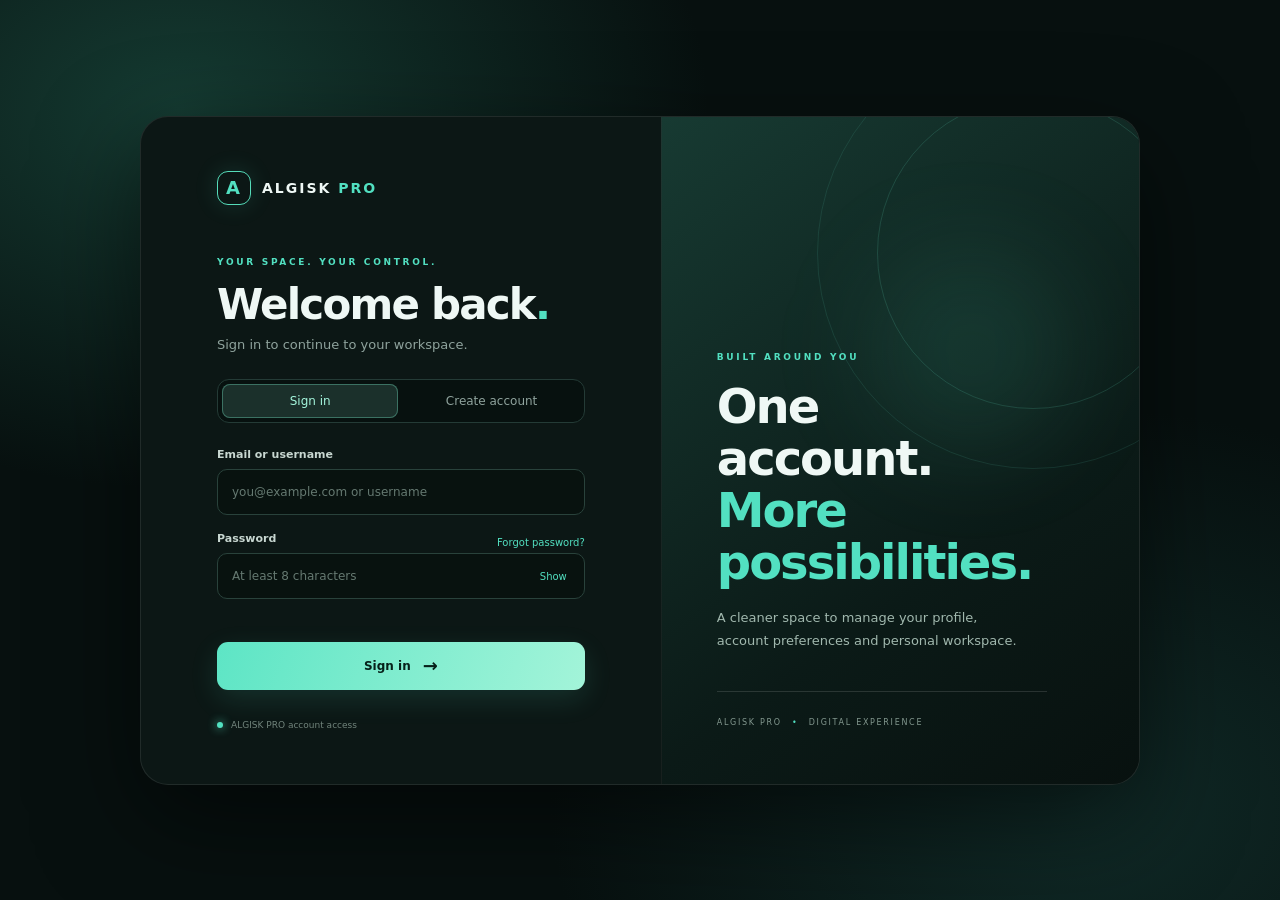
<file: index.html>
<!doctype html>
<html lang="en">
<head>
<meta charset="UTF-8"><meta name="viewport" content="width=device-width,initial-scale=1">
<meta name="theme-color" content="#07100f"><meta name="description" content="ALGISK PRO secure sign in and account creation">
<title>ALGISK PRO — Welcome</title><link rel="stylesheet" href="style.css">
</head>
<body class="auth-page">
<main class="auth-shell">
<section class="auth-card">
<a class="brand" href="index.html" aria-label="ALGISK PRO home"><span class="brand-mark">A</span><span>ALGISK <b>PRO</b></span></a>
<div class="eyebrow">YOUR SPACE. YOUR CONTROL.</div>
<h1 id="formTitle">Welcome back<span>.</span></h1>
<p class="intro" id="formSubtitle">Sign in to continue to your workspace.</p>
<div class="tabs" role="tablist"><button class="tab active" id="loginTab" type="button">Sign in</button><button class="tab" id="signupTab" type="button">Create account</button></div>
<form id="authForm" novalidate>
<div class="form-field" id="nameField" hidden><label for="fullName">Full name</label><input id="fullName" type="text" placeholder="Your name" autocomplete="name" maxlength="60"></div>
<div class="form-field" id="usernameField" hidden><label for="username">Username</label><input id="username" type="text" placeholder="Choose a username" autocomplete="username" minlength="3" maxlength="24"></div>
<div class="form-field"><label for="identifier" id="identifierLabel">Email or username</label><input id="identifier" type="text" placeholder="you@example.com or username" autocomplete="username" required></div>
<div class="form-field"><div class="field-heading"><label for="password">Password</label><button class="text-button" type="button" id="forgotBtn">Forgot password?</button></div><div class="password-wrap"><input id="password" type="password" placeholder="At least 8 characters" autocomplete="current-password" required><button type="button" class="show-password" id="togglePassword" data-toggle-password="password" aria-label="Show password" aria-pressed="false">Show</button></div></div>
<div class="form-field" id="confirmField" hidden><label for="confirmPassword">Confirm password</label><div class="password-wrap"><input id="confirmPassword" type="password" placeholder="Enter password again" autocomplete="new-password"><button type="button" class="show-password" data-toggle-password="confirmPassword" aria-label="Show confirm password" aria-pressed="false">Show</button></div></div>
<p class="form-message" id="formMessage" role="status" aria-live="polite"></p>
<button class="primary-button" id="submitBtn" type="submit"><span id="submitText">Sign in</span><span class="button-arrow">→</span></button>
</form>
<div class="auth-foot"><span class="status-dot"></span> ALGISK PRO account access</div>
</section>
<aside class="auth-aside"><div class="aside-orb"></div><div class="aside-content"><span class="eyebrow">BUILT AROUND YOU</span><h2>One account.<br><span>More possibilities.</span></h2><p>A cleaner space to manage your profile, account preferences and personal workspace.</p><div class="aside-line"></div><small>ALGISK PRO <span>•</span> DIGITAL EXPERIENCE</small></div></aside>
</main>
<script src="script.js"></script>
</body></html>
</file>
<file: style.css>
:root{color-scheme:dark;--bg:#07100f;--panel:#0e1a18;--panel2:#122320;--line:#243b36;--text:#eff8f5;--muted:#8fa39d;--accent:#52e0c1;--accent2:#a4f5dc;--danger:#ff8585;--good:#68e4ad;font-family:Inter,ui-sans-serif,system-ui,-apple-system,"Segoe UI",sans-serif}*{box-sizing:border-box}body{margin:0;background:var(--bg);color:var(--text);min-height:100vh}button,input{font:inherit}button{cursor:pointer}.auth-page{display:grid;place-items:center;padding:28px;background:radial-gradient(ellipse at 14% 12%,#153b32 0,transparent 34%),radial-gradient(ellipse at 85% 90%,#102a27 0,transparent 35%),#07100f}.auth-shell{width:min(100%,1000px);min-height:650px;display:grid;grid-template-columns:1fr .92fr;border:1px solid #ffffff16;border-radius:28px;overflow:hidden;background:#0c1715;box-shadow:0 35px 100px #0008}.auth-card{padding:54px clamp(28px,6vw,76px);display:flex;flex-direction:column;justify-content:center}.brand{display:flex;align-items:center;gap:11px;text-decoration:none;color:var(--text);font-size:14px;font-weight:800;letter-spacing:2px;margin-bottom:52px}.brand b{color:var(--accent);font-weight:800}.brand-mark{width:34px;height:34px;border:1px solid #55dcb9;border-radius:11px;display:grid;place-items:center;color:var(--accent);font-size:18px;box-shadow:0 0 24px #52e0c122}.eyebrow{font-size:9px;letter-spacing:2.7px;color:var(--accent);font-weight:800}.auth-card h1{font-size:clamp(30px,4vw,42px);letter-spacing:-1.8px;margin:13px 0 8px}.auth-card h1 span{color:var(--accent)}.intro{color:var(--muted);font-size:13px;margin:0 0 27px}.tabs{display:grid;grid-template-columns:1fr 1fr;gap:5px;background:#07110f;border:1px solid var(--line);border-radius:12px;padding:4px;margin-bottom:25px}.tab{border:0;border-radius:8px;background:transparent;color:var(--muted);padding:10px;font-size:12px}.tab.active{background:#1b302b;color:var(--accent2);box-shadow:inset 0 0 0 1px #3b7162}.form-field{margin-bottom:17px}.form-field[hidden]{display:none}.form-field label{display:block;color:#c8d7d1;font-size:11px;font-weight:650;margin-bottom:8px}.field-heading{display:flex;align-items:center;justify-content:space-between}.text-button{border:0;background:none;color:var(--accent);font-size:10px;padding:0}.form-field input{width:100%;height:46px;border:1px solid #29423b;border-radius:10px;background:#08120f;color:var(--text);padding:0 14px;outline:none;font-size:12px;transition:border .2s,box-shadow .2s}.form-field input:focus{border-color:var(--accent);box-shadow:0 0 0 3px #52e0c11c}.form-field input::placeholder{color:#657971}.password-wrap{position:relative}.password-wrap input{padding-right:65px}.show-password{position:absolute;right:12px;top:50%;transform:translateY(-50%);border:0;background:none;color:var(--accent);font-size:10px}.form-message{min-height:18px;margin:0 0 8px;color:var(--danger);font-size:11px;line-height:1.5}.form-message.success{color:var(--good)}.primary-button{width:100%;height:48px;border:0;border-radius:11px;background:linear-gradient(110deg,#5de5c5,#a3f4d9);color:#062019;font-size:12px;font-weight:850;display:flex;align-items:center;justify-content:center;gap:12px;box-shadow:0 9px 28px #52e0c122;transition:transform .2s,filter .2s}.primary-button:hover{transform:translateY(-2px);filter:brightness(1.05)}.primary-button:disabled{opacity:.65;cursor:wait;transform:none}.button-arrow{font-size:18px}.auth-foot{display:flex;align-items:center;gap:8px;color:#71847c;font-size:9px;margin-top:30px}.status-dot{width:6px;height:6px;border-radius:50%;background:var(--accent);box-shadow:0 0 10px var(--accent)}.auth-aside{position:relative;overflow:hidden;display:flex;align-items:flex-end;padding:55px;background:linear-gradient(145deg,#173a32,#0b1a17 65%,#08110f);border-left:1px solid #ffffff10}.auth-aside:before,.auth-aside:after{content:"";position:absolute;border:1px solid #68e4c51c;border-radius:50%;width:430px;height:430px;right:-110px;top:-80px}.auth-aside:after{width:310px;height:310px;right:-50px;top:-20px;border-color:#68e4c528}.aside-orb{position:absolute;width:200px;height:200px;border-radius:50%;background:#50d9b31c;filter:blur(50px);right:14%;top:20%}.aside-content{position:relative;z-index:1;max-width:330px}.aside-content h2{font-size:clamp(34px,4vw,48px);letter-spacing:-2px;line-height:1.08;margin:17px 0}.aside-content h2 span{color:var(--accent)}.aside-content p{font-size:13px;color:#a1b8ae;line-height:1.8;max-width:300px}.aside-line{height:1px;background:#ffffff20;margin:38px 0 18px}.aside-content small{font-size:8px;letter-spacing:1.7px;color:#83988f}.aside-content small span{color:var(--accent);padding:0 6px}@media(max-width:760px){.auth-page{padding:14px}.auth-shell{grid-template-columns:1fr;min-height:0;max-width:480px}.auth-card{padding:35px 26px}.brand{margin-bottom:38px}.auth-aside{display:none}}@media(prefers-reduced-motion:reduce){*{scroll-behavior:auto!important;transition:none!important;animation:none!important}} 
/* Dashboard */.dashboard-page{background:radial-gradient(ellipse at 80% 0,#15352e 0,transparent 30%),#07100f;min-height:100vh}.app-layout{display:grid;grid-template-columns:250px 1fr;min-height:100vh}.sidebar{background:#0a1513;border-right:1px solid #ffffff12;padding:28px 18px;display:flex;flex-direction:column}.sidebar .brand{margin:0 0 55px 8px}.side-label{font-size:9px;color:#667b72;letter-spacing:2px;padding:0 12px;margin-bottom:12px}.side-nav{display:grid;gap:6px}.side-nav a,.side-nav button{display:flex;align-items:center;gap:12px;padding:12px;border-radius:10px;color:#91a59c;text-decoration:none;border:0;background:none;text-align:left;font-size:12px}.side-nav a.active,.side-nav a:hover,.side-nav button:hover{background:#17312a;color:var(--accent2)}.nav-icon{width:20px;text-align:center;color:var(--accent)}.sidebar-bottom{margin-top:auto;border-top:1px solid #ffffff12;padding-top:18px}.profile-mini{display:flex;align-items:center;gap:10px;padding:10px}.avatar{width:36px;height:36px;border-radius:12px;background:linear-gradient(140deg,#56dfbd,#235e4d);display:grid;place-items:center;color:#062019;font-weight:900}.profile-mini strong{display:block;font-size:11px}.profile-mini small{color:var(--muted);font-size:9px}.main-area{padding:36px clamp(20px,5vw,60px);max-width:1500px;width:100%;margin:0 auto}.topbar{display:flex;justify-content:space-between;align-items:center;margin-bottom:38px}.topbar small{font-size:10px;color:var(--muted)}.topbar h1{font-size:26px;letter-spacing:-1px;margin:5px 0}.top-actions{display:flex;gap:10px}.outline-button{border:1px solid var(--line);background:#0e1a18;color:#c8d7d1;padding:10px 14px;border-radius:9px;font-size:10px}.welcome-panel{position:relative;overflow:hidden;padding:30px;border:1px solid #4bd7b52c;border-radius:18px;background:linear-gradient(110deg,#15372e,#10221e 70%);margin-bottom:22px}.welcome-panel:after{content:"";position:absolute;width:220px;height:220px;border:1px solid #76e8c51c;border-radius:50%;right:8%;top:-100px;box-shadow:0 0 0 25px #76e8c508,0 0 0 55px #76e8c505}.welcome-panel .eyebrow{font-size:8px}.welcome-panel h2{font-size:25px;margin:10px 0 6px;letter-spacing:-.8px}.welcome-panel p{font-size:11px;color:#a9c2b7;margin:0;max-width:470px;line-height:1.7}.stat-grid{display:grid;grid-template-columns:repeat(3,1fr);gap:14px;margin-bottom:22px}.stat-card,.content-card{border:1px solid #ffffff13;border-radius:15px;background:#0d1916;padding:21px}.stat-card small{color:var(--muted);font-size:10px}.stat-card strong{display:block;font-size:19px;margin-top:10px}.stat-card span{font-size:9px;color:var(--accent);display:block;margin-top:5px}.content-grid{display:grid;grid-template-columns:1.15fr .85fr;gap:14px}.content-card h3{font-size:13px;margin:0 0 18px}.activity-row{display:flex;gap:12px;align-items:flex-start;padding:13px 0;border-top:1px solid #ffffff0d}.activity-icon{width:30px;height:30px;border-radius:9px;background:#17332b;color:var(--accent);display:grid;place-items:center}.activity-row strong{font-size:10px;display:block}.activity-row small{font-size:9px;color:var(--muted);display:block;margin-top:4px}.quick-links{display:grid;gap:9px}.quick-links button{display:flex;justify-content:space-between;align-items:center;border:1px solid #ffffff12;border-radius:10px;padding:13px;background:#0a1412;color:#dce9e3;text-align:left;font-size:10px}.quick-links button span{color:var(--accent);font-size:16px}.profile-form{display:grid;gap:14px;max-width:600px}.profile-form label{font-size:10px;color:#aebfb7}.profile-form input{display:block;width:100%;margin-top:7px;height:43px;border:1px solid var(--line);border-radius:9px;background:#08120f;color:var(--text);padding:0 12px}.section-note{font-size:10px;color:var(--muted);line-height:1.7}.hidden{display:none!important}@media(max-width:900px){.app-layout{grid-template-columns:1fr}.sidebar{padding:14px 18px;border-right:0;border-bottom:1px solid #ffffff12;flex-direction:row;align-items:center;justify-content:space-between}.sidebar .brand{margin:0}.side-label,.sidebar-bottom{display:none}.side-nav{display:flex}.side-nav a,.side-nav button{padding:9px}.side-nav a span:last-child,.side-nav button span:last-child{display:none}.main-area{padding:25px 20px}}@media(max-width:620px){.stat-grid{grid-template-columns:1fr}.content-grid{grid-template-columns:1fr}.topbar{align-items:flex-start;gap:12px}.top-actions{flex-direction:column}.sidebar{align-items:flex-start;gap:14px;flex-direction:column}.side-nav{width:100%;justify-content:space-between}.side-nav a span:last-child,.side-nav button span:last-child{display:inline}.welcome-panel{padding:23px}.main-area{padding:20px 14px}}
</file>
